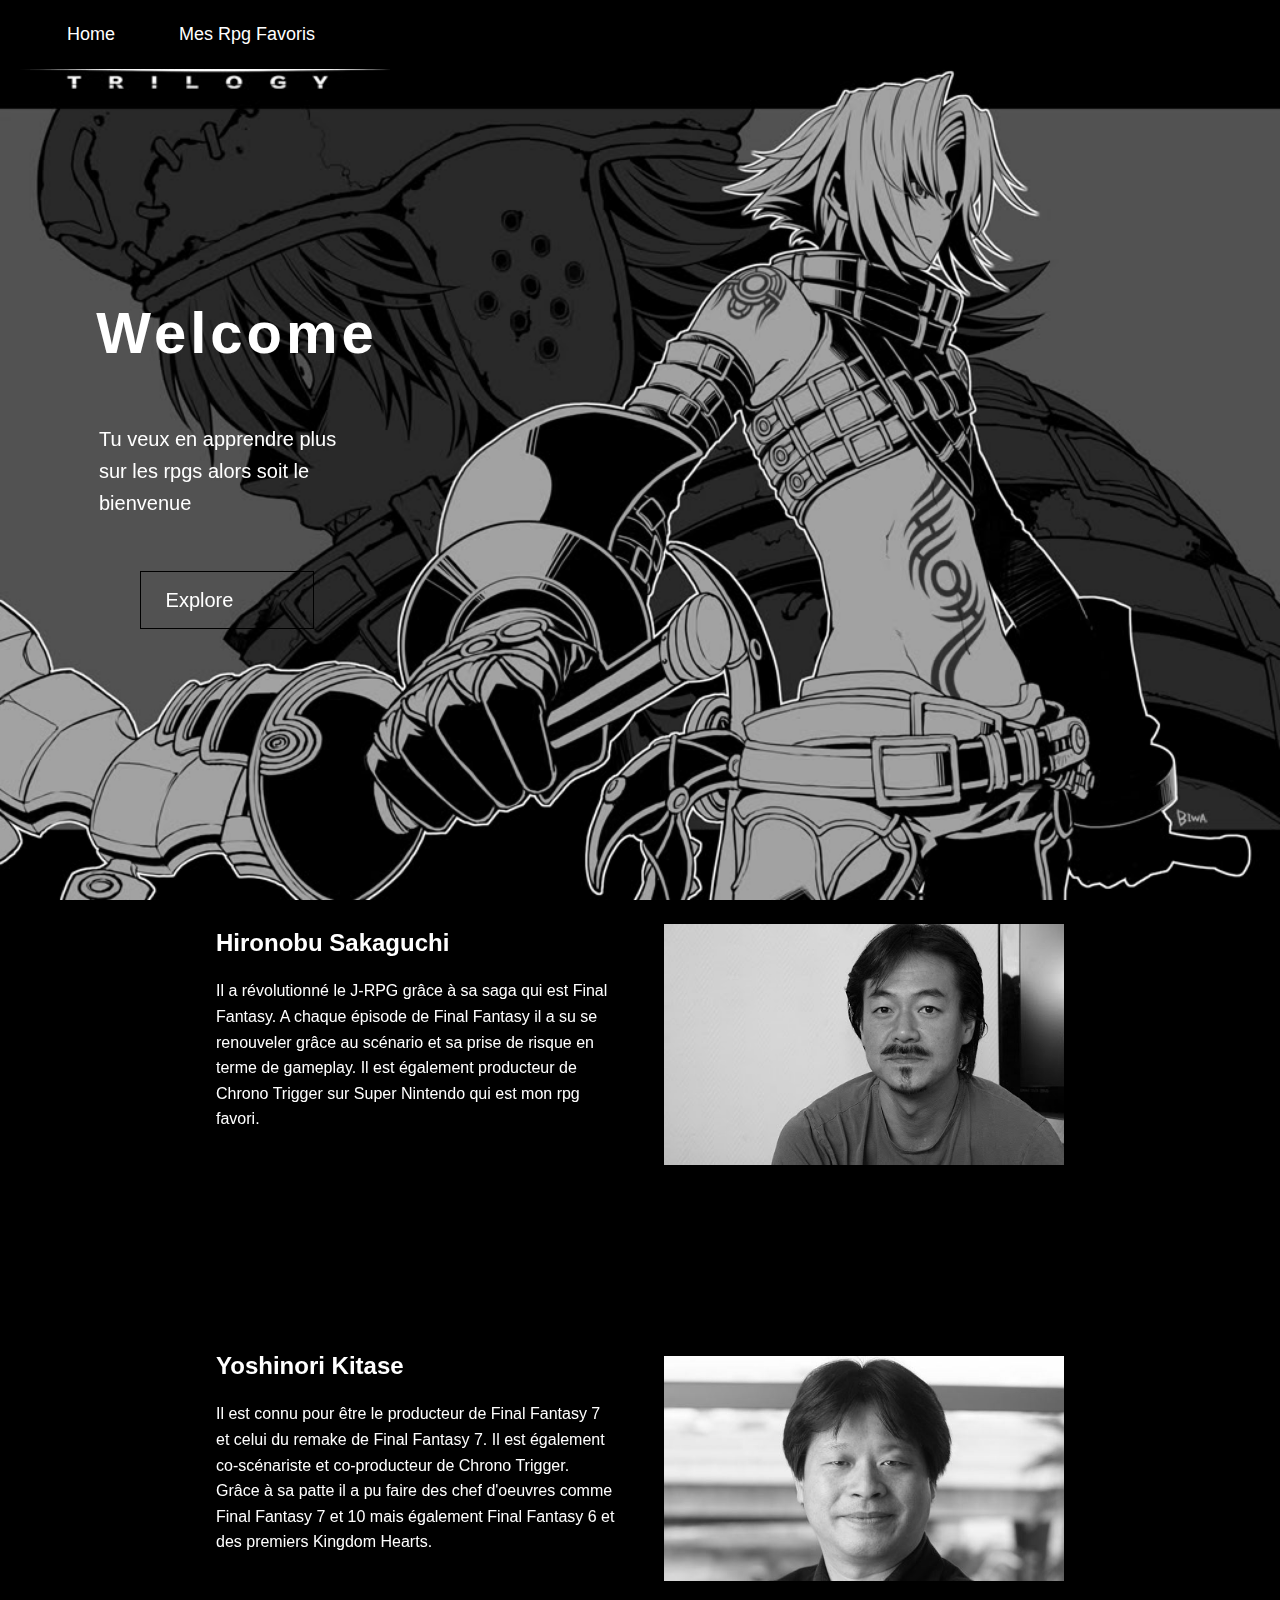
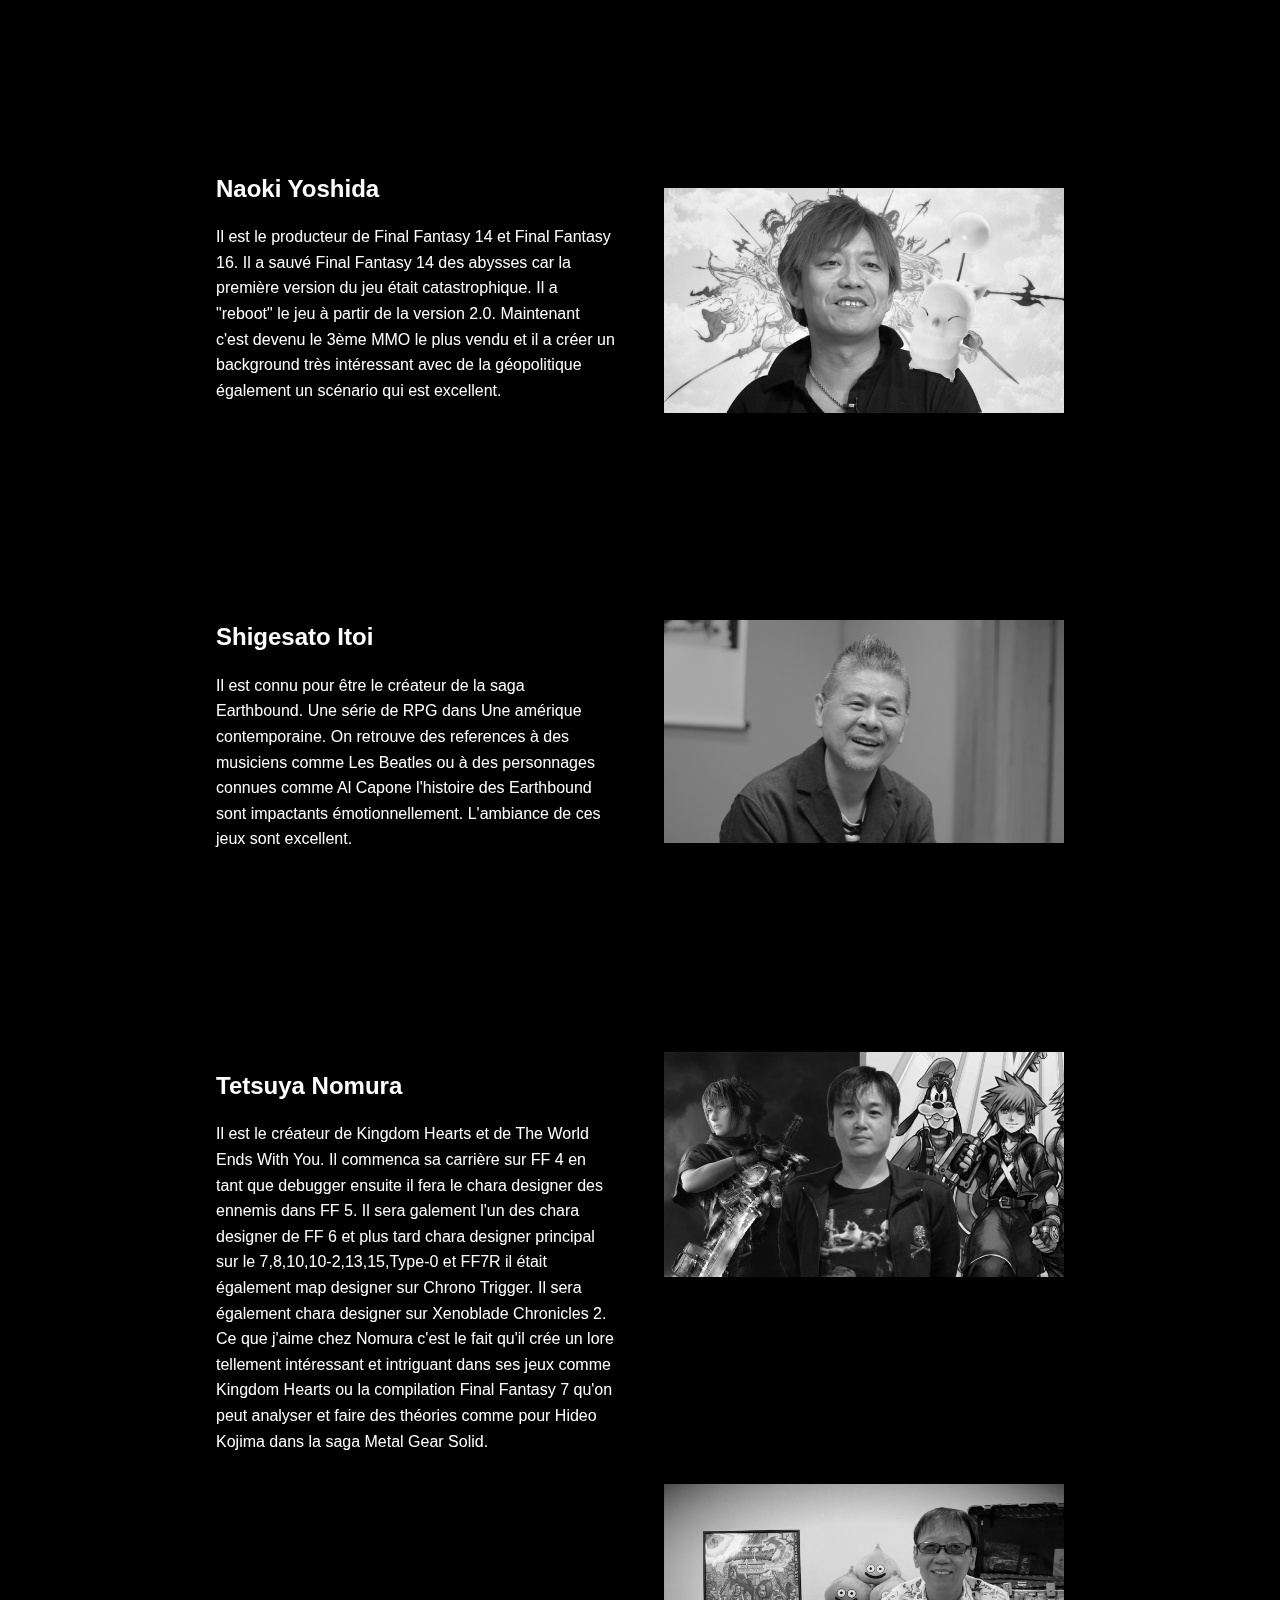
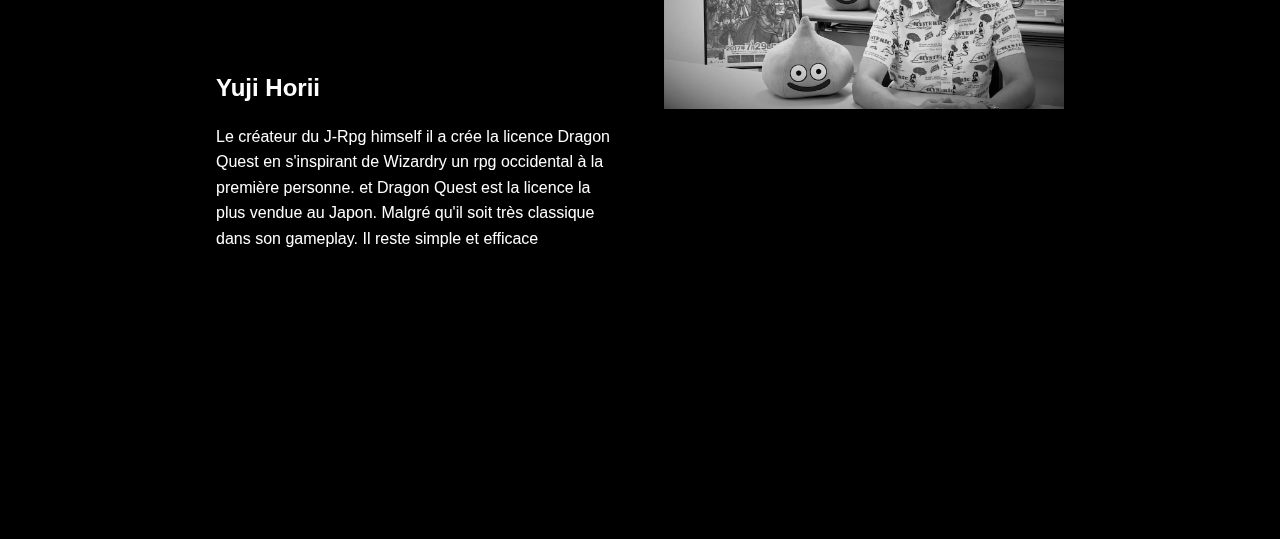
<file: index.html>
<!DOCTYPE html>
<html lang="en">
<head>
    <meta charset="UTF-8">
    <meta http-equiv="X-UA-Compatible" content="IE=edge">
    <meta name="viewport" content="width=device-width, initial-scale=1.0">
    <link rel="stylesheet" href="reset.css">
    <link rel="stylesheet" href="styles.css">
    <title>Document</title>
    <script src="script.js"></script>
    <script src="https://ajax.googleapis.com/ajax/libs/jquery/3.5.1/jquery.min.js"></script>

</head>
<body class="home">
    <script>
        $(window).scroll(function () {
            if ($(window).scrollTop() >= 50) {
            $('nav').css('background','black');
            } else {
            $('nav').css('background','transparent');
            }
            });

            // When the user scrolls the page, execute myFunction
window.onscroll = function() {myFunction()};

// Get the navbar
var navbar = document.getElementById("nav");

// Get the offset position of the navbar
var sticky = navbar.offsetTop;

// Add the sticky class to the navbar when you reach its scroll position. Remove "sticky" when you leave the scroll position
function myFunction() {
  if (window.pageYOffset >= sticky) {
    navbar.classList.add("nav")
  } else {
    navbar.classList.remove("nav");
  }
}
    </script>
    <!-- le menu -->
    <nav class="nav">
        <ul>
            <li><a href="index.html">Home</a></li>
            <li><a href="rpg.html">Mes Rpg Favoris </a></li>

        </ul>

    </nav>
    <header style="background-image: url('img/dot.jpg'); transition-timing-function : ease-in">
       


        <section class="infos">
            <h1>Welcome</h1>
            <p>Tu veux en apprendre plus sur les rpgs
            alors soit le bienvenue </p>
            <a href="rpg.html">Explore</a>
    
    
        </section>
        

    </header>
    
    
    
<main class="home-main">
    <!-- texte -->
    <div class="sec sec1">
        <section class="sec-in">
            <h2>Hironobu Sakaguchi</h2>
            <p> Il a révolutionné le J-RPG grâce à sa saga qui est Final Fantasy. A chaque épisode de Final Fantasy il a su se renouveler grâce 
                au scénario et sa prise de risque en terme de gameplay. Il est également producteur de Chrono Trigger sur Super Nintendo qui est mon
            rpg favori.   </p>

        </section>
        
        <section class="sec-in">
            <h2> Yoshinori Kitase </h2>
            <p> Il est connu pour être le producteur de Final Fantasy 7  et celui du remake de Final Fantasy 7. 
                Il est également co-scénariste et co-producteur de Chrono Trigger. Grâce à sa patte il a pu faire des chef d'oeuvres comme
            Final Fantasy 7 et 10 mais également Final Fantasy 6 et des premiers Kingdom Hearts.   </p>
        </section>
        <section class="sec-in">
            <h2>Naoki Yoshida </h2>
            <p> Il est le producteur de Final Fantasy 14 et Final Fantasy 16. Il a sauvé Final Fantasy 14 des abysses car la première version du jeu
                était catastrophique. Il a "reboot" le jeu à partir de la version 2.0. Maintenant c'est devenu le 3ème MMO le plus vendu et il a créer 
                un background très intéressant avec de la géopolitique également un scénario qui est excellent. 
            </p>

        </section>
        <section class="sec-in">
            <h2>Shigesato Itoi</h2>
            <p>Il est connu pour être le créateur de la saga Earthbound. Une série de RPG dans Une
                amérique contemporaine. On retrouve des references à des musiciens comme Les Beatles ou à des personnages connues comme Al Capone l'histoire
                des Earthbound sont impactants émotionnellement. L'ambiance de ces jeux sont excellent. 
                

            </p>

        </section>
        <section class="sec-in">
            <h2>Tetsuya Nomura</h2>
            <p> Il est le créateur de Kingdom Hearts et de The World Ends With You. Il commenca sa carrière sur FF 4 en tant 
                que debugger ensuite il fera le chara designer des ennemis dans FF 5. Il sera galement l'un des chara designer de FF 6 et plus tard
                chara designer principal sur le 7,8,10,10-2,13,15,Type-0 et FF7R il était également map designer sur Chrono Trigger. Il sera également
                chara designer sur Xenoblade Chronicles 2. Ce que j'aime chez Nomura c'est le fait qu'il crée un lore tellement intéressant et intriguant
                dans ses jeux comme Kingdom Hearts ou la compilation Final Fantasy 7 qu'on peut analyser et faire des théories comme pour Hideo Kojima
                dans la saga Metal Gear Solid.
            

            </p>

        </section>
       
        <section class="sec-in">
            <h2>Yuji Horii </h2>
            <p> Le créateur du J-Rpg himself il a crée la licence Dragon Quest en s'inspirant de Wizardry un rpg occidental à la première personne.
                et Dragon Quest est la licence la plus vendue au Japon. Malgré qu'il soit très classique dans son gameplay. Il reste simple et efficace
                
            </p>

        </section>
        
       

    </div>
    <!-- images -->
    <div class="sec sec2">
        <section class="sec-in">
            <div class="pic">
            <img src="img-producer/unnamed.jpg">

            </div>
            <div class="pic">
                <img src="img-producer/Kitase.jpg">


            </div>
    
                <div class="pic">
                    <img src="img-producer/yoshida.jpg">
        
                    </div>

                    <div class="pic">
                        <img src="img-producer/itoi.png">
                    </div>

                    <div class="pic">
                        <img src="img-producer/nomura.png">
                    </div>

                    <div class="pic">
                        <img src="img-producer/horii.jpg">
                    </div>
        </section>
    </div>
    

</main>
</body>
</html>
</file>
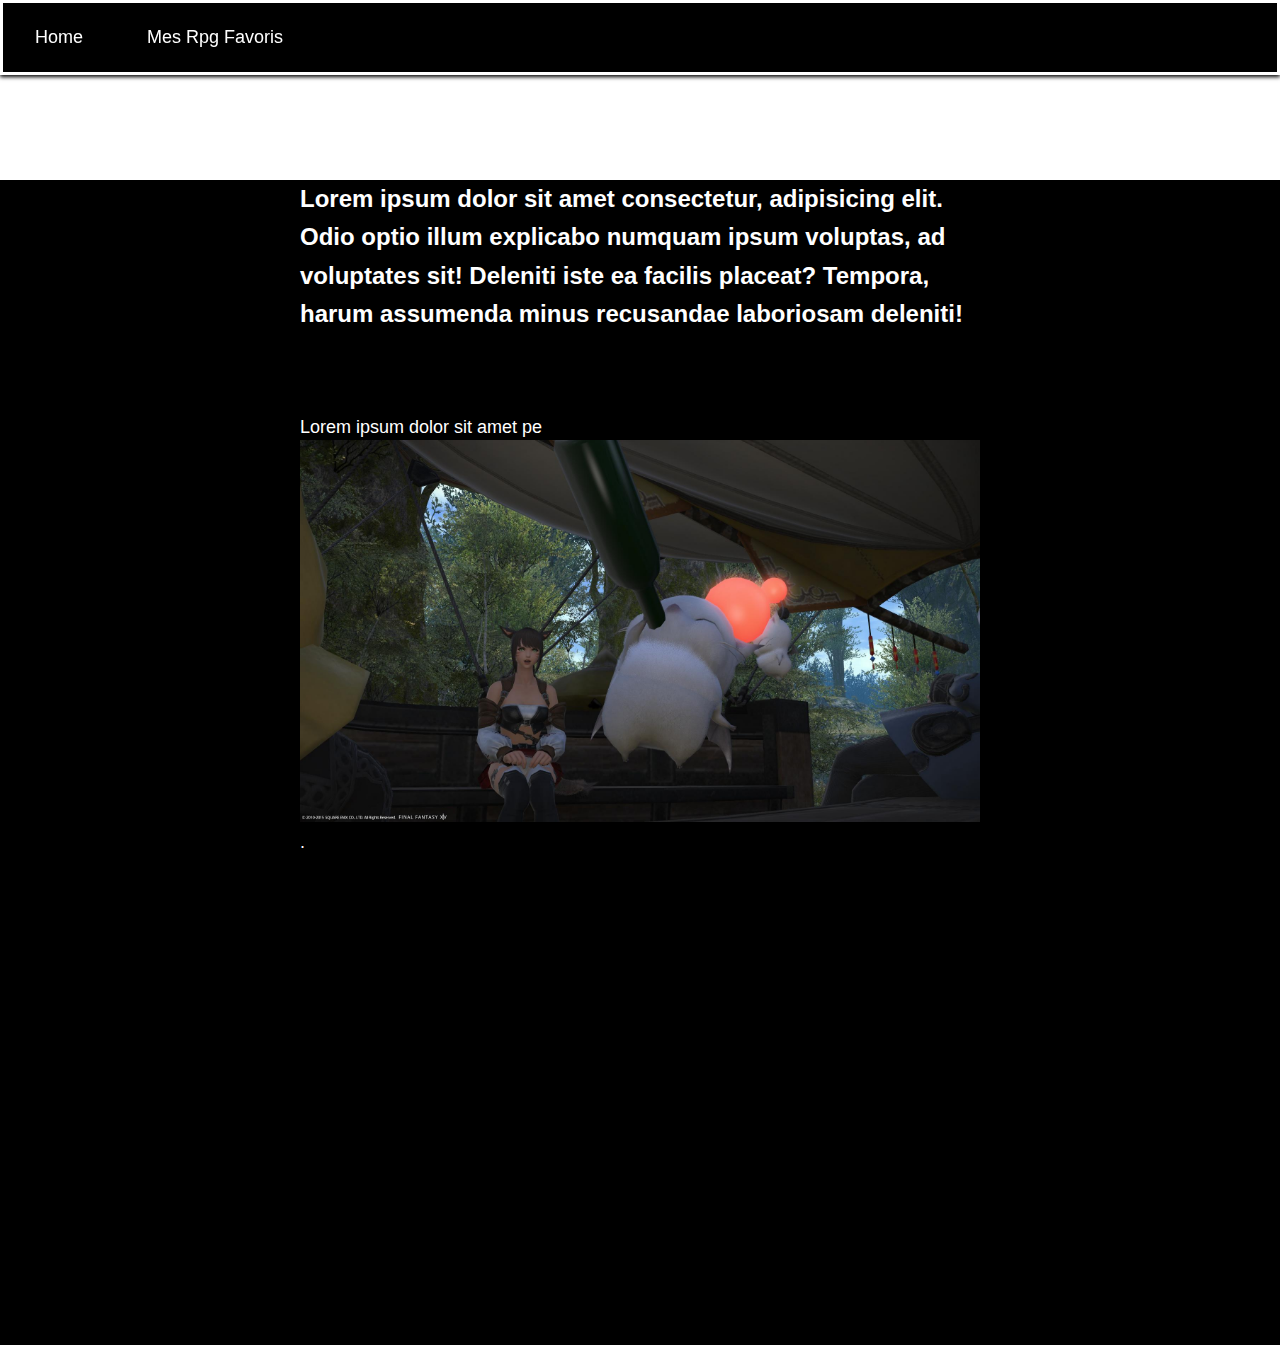
<file: blog.html>
<!DOCTYPE html>
<html lang="en">
<head>
    <meta charset="UTF-8">
    <meta http-equiv="X-UA-Compatible" content="IE=edge">
    <meta name="viewport" content="width=device-width, initial-scale=1.0">
    <link rel="stylesheet" href="rpg.css">
    <title>Document</title>
</head>
<body>
    <header>
        <nav class="nav">
            <ul class="blackbg">
                <li><a href="index.html">Home</a></li>
                <li><a href="rpg.html">Mes Rpg Favoris </a></li>
    
            </ul>
    
        </nav>
        </header>
        <article class="blog-article">
            <div class="title column">
                <h1>Lorem ipsum dolor sit amet consectetur, adipisicing elit. Odio optio illum explicabo numquam ipsum voluptas, ad voluptates sit! Deleniti iste ea facilis placeat? Tempora, harum assumenda minus recusandae laboriosam deleniti!</h1>
                <div class="intro">
                    Lorem ipsum dolor sit amet, consectetur adipisicing elit. Quod, suscipit sed cum exercitationem magnam placeat dignissimos vitae necessitatibus illo. Quidem consectetur error, quod incidunt aperiam ex facilis molestiae obcaecati officia.
                    <div class="title-container">
                            <div class="paragraph">
                                <p id="pp">Lorem ipsum dolor sit amet pe<img class="pic"src="img/mog.jpeg"> .</p>
                                <div class="ytb">
                                     <div style="width:100%;height:100%">
                                         <div style="width:100%;height:100%">
                                            <iframe width="560" height="315" src="https://www.youtube.com/embed/ofG5yV0Zqng" title="YouTube video player" frameborder="0" allow="accelerometer; autoplay; clipboard-write; encrypted-media; gyroscope; picture-in-picture" allowfullscreen></iframe>
                                         </div>
                                     </div>
                                </div>
                            </div>
                            
                        </div>
                    </div>
                </div>
            </div>
        </article>
</body>
</html>
</file>
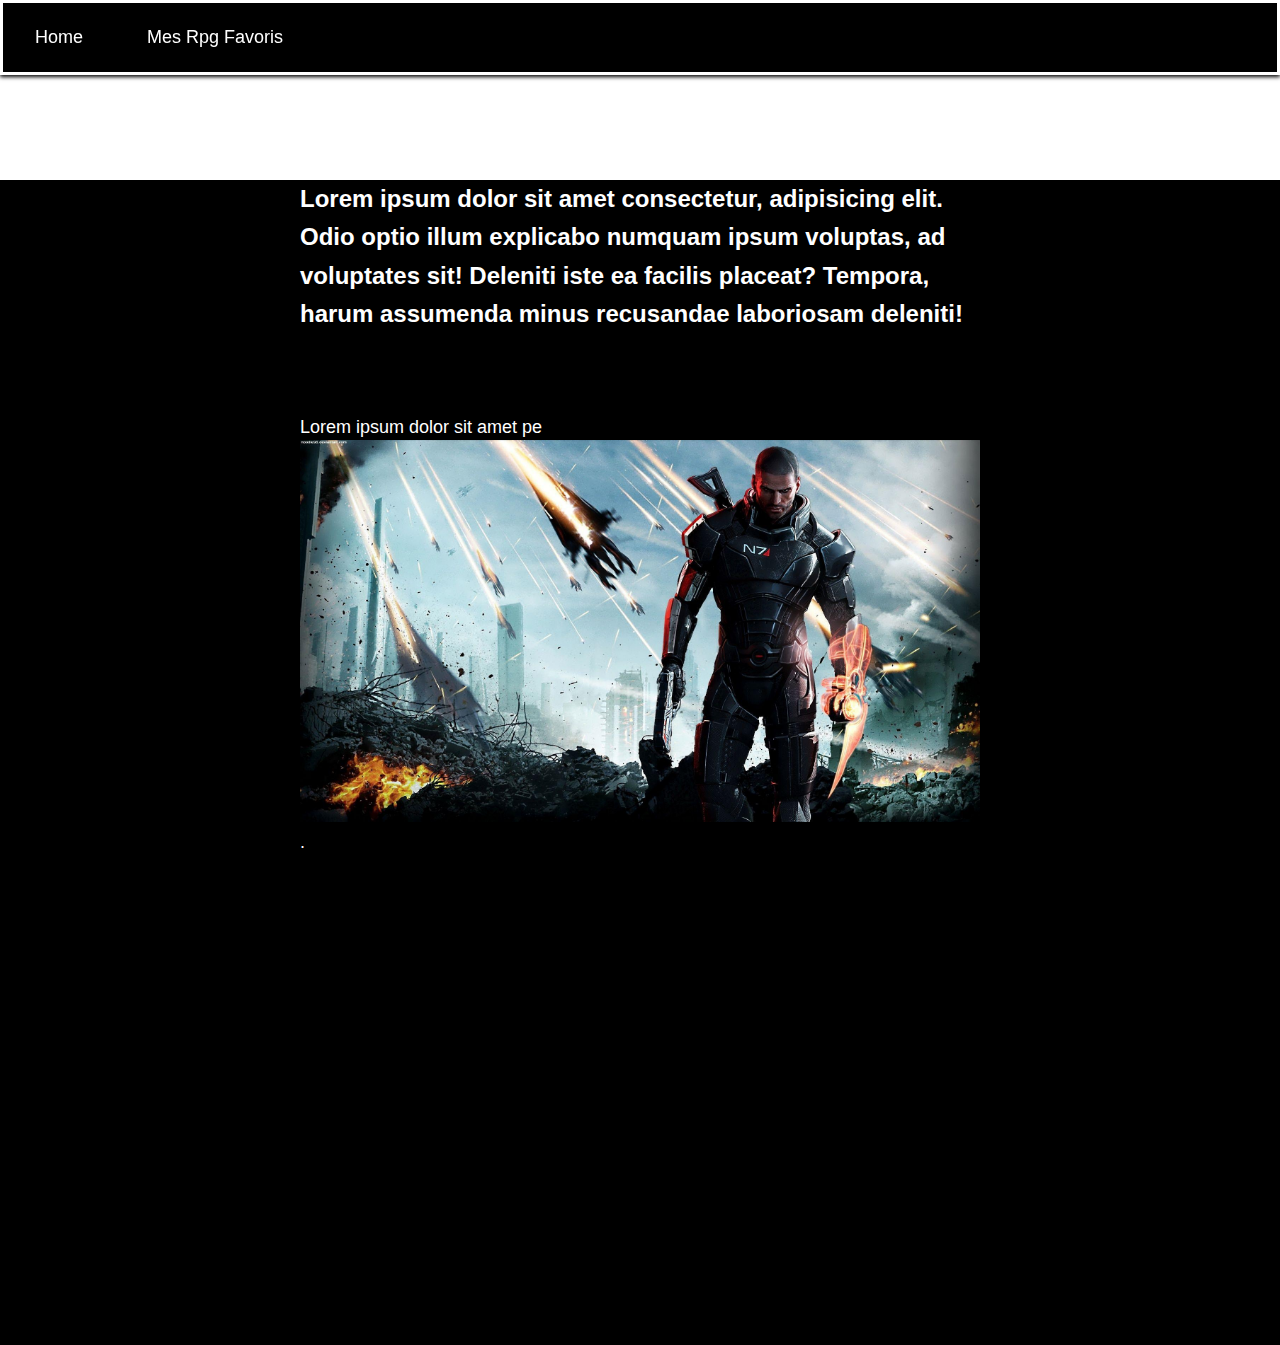
<file: blog2.html>
<!DOCTYPE html>
<html lang="en">
<head>
    <meta charset="UTF-8">
    <meta http-equiv="X-UA-Compatible" content="IE=edge">
    <meta name="viewport" content="width=device-width, initial-scale=1.0">
    <link rel="stylesheet" href="rpg.css">
    <title>Document</title>
</head>
<body>
    <header>
        <nav class="nav">
            <ul class="blackbg">
                <li><a href="index.html">Home</a></li>
                <li><a href="rpg.html">Mes Rpg Favoris </a></li>
    
            </ul>
    
        </nav>
        </header>
        <article class="blog-article">
            <div class="title column">
                <h1>Lorem ipsum dolor sit amet consectetur, adipisicing elit. Odio optio illum explicabo numquam ipsum voluptas, ad voluptates sit! Deleniti iste ea facilis placeat? Tempora, harum assumenda minus recusandae laboriosam deleniti!</h1>
                <div class="intro">
                    Lorem ipsum dolor sit amet, consectetur adipisicing elit. Quod, suscipit sed cum exercitationem magnam placeat dignissimos vitae necessitatibus illo. Quidem consectetur error, quod incidunt aperiam ex facilis molestiae obcaecati officia.
                    <div class="title-container">
                            <div class="paragraph">
                                <p id="pp">Lorem ipsum dolor sit amet pe<img class="pic"src="img/mass.jpg"> .</p>
                                <div class="ytb">
                                     <div style="width:100%;height:100%">
                                         <div style="width:100%;height:100%">
                                            <iframe width="560" height="315" src="https://www.youtube.com/watch?v=MFX594xk4A4" title="YouTube video player" frameborder="0" allow="accelerometer; autoplay; clipboard-write; encrypted-media; gyroscope; picture-in-picture" allowfullscreen></iframe>
                                         </div>
                                     </div>
                                </div>
                            </div>
                            
                        </div>
                    </div>
                </div>
            </div>
        </article>
</body>
</html>
</file>
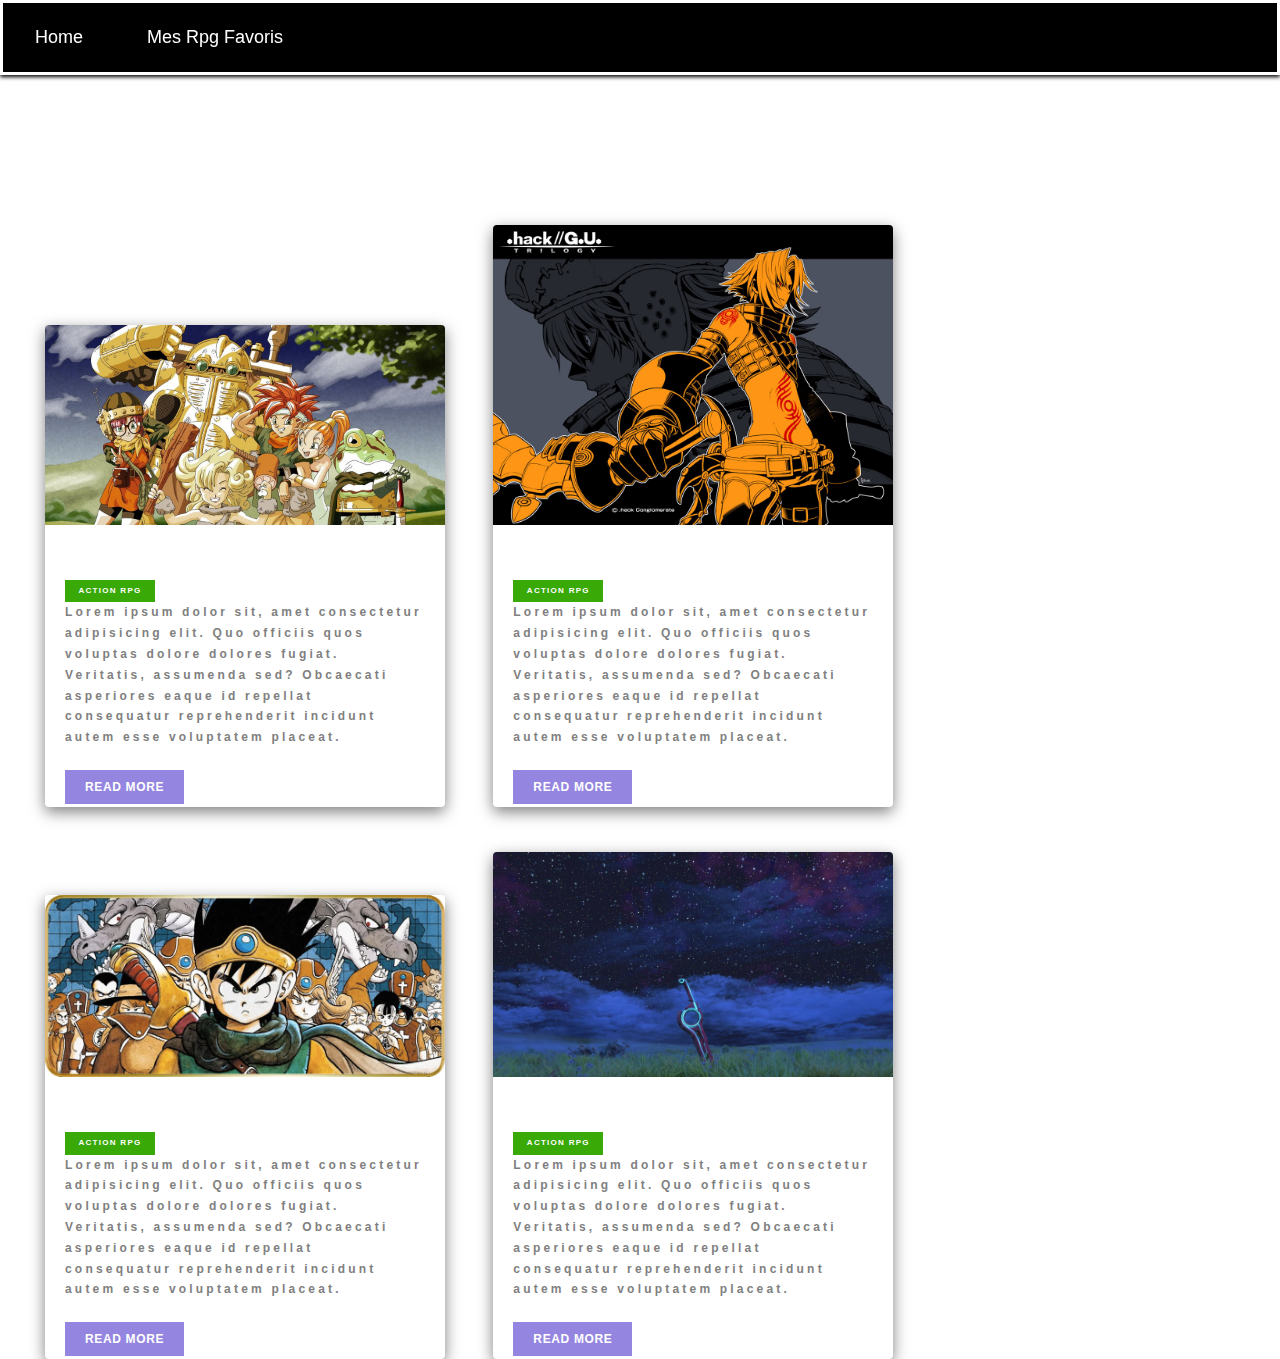
<file: rpg.html>
<!DOCTYPE html>
<html lang="en">
<head>
    <meta charset="UTF-8">
    <meta http-equiv="X-UA-Compatible" content="IE=edge">
    <meta name="viewport" content="width=device-width, initial-scale=1.0">
    <link rel="stylesheet" href="rpg.css">
    <title>Document</title>
</head>
<body>
    <header>
        <nav class="nav">
            <ul class="blackbg">
                <li><a href="index.html">Home</a></li>
                <li><a href="rpg.html">Mes Rpg Favoris </a></li>
    
            </ul>
    
        </nav>
    </header>
<div class="container">
    <div class="img-container">
        <img src="img/chrono2.jpg">
    </div>
        <div class="textinside">
            <h1>ff</h1>
            <h2>action rpg</h2>
            <p class="news">Lorem ipsum dolor sit, amet consectetur adipisicing elit. Quo officiis quos voluptas dolore dolores fugiat. Veritatis, assumenda sed? Obcaecati asperiores eaque id repellat consequatur reprehenderit incidunt autem esse voluptatem placeat.</p>
              <a href="blog.html" class="btn">Read More </a>
        </div>

</div>
<div class="container">
    <div class="img-container">
        <img src="img/dot.jpg">
    </div>
        <div class="textinside">
            <h1>ff14</h1>
            <h2>action rpg</h2>
            <p class="news">Lorem ipsum dolor sit, amet consectetur adipisicing elit. Quo officiis quos voluptas dolore dolores fugiat. Veritatis, assumenda sed? Obcaecati asperiores eaque id repellat consequatur reprehenderit incidunt autem esse voluptatem placeat.</p>
              <a href="blog2.html" class="btn">Read More </a>
                </div>
</div>
<div class="container">
    <div class="img-container">
        <img src="img/dq3.jpg">
    </div>

        <div class="textinside">
            <h1>ff7</h1>
            <h2>action rpg</h2>
            <p class="news">Lorem ipsum dolor sit, amet consectetur adipisicing elit. Quo officiis quos voluptas dolore dolores fugiat. Veritatis, assumenda sed? Obcaecati asperiores eaque id repellat consequatur reprehenderit incidunt autem esse voluptatem placeat.</p>
              <a href="blog3.html" class="btn">Read More </a>
        </div>
</div>

<div class="container">
    <div class="img-container">
        <img src="img/xenoblade.jpg">
    </div>

        <div class="textinside">
            <h1>ff7</h1>
            <h2>action rpg</h2>
            <p class="news">Lorem ipsum dolor sit, amet consectetur adipisicing elit. Quo officiis quos voluptas dolore dolores fugiat. Veritatis, assumenda sed? Obcaecati asperiores eaque id repellat consequatur reprehenderit incidunt autem esse voluptatem placeat.</p>
              <a href="blog4.html" class="btn">Read More </a>
        </div>
</div>
  


    
    
</body>
</html>
</file>
<file: styles.css>
html{
  display: block;
}
body {
  font-family: Arial, Helvetica, sans-serif;
  font-size: 12px;
  line-height: 1.6;
}
body.home{
 background-color:black;
}
/*
le menu et la page d'accueil
*/
header{
    width:100%;
    height: 100vh;
    z-index: -200;
    filter: grayscale(100%);
    background-size: cover;
    transition: background-image 0.5s ease-in-out;

}

.nav {
  width: 100%;
  display: flex;
  flex-direction: row;
  color:white;
  position: fixed;
  top:0;
  z-index: 999;
  background-color: black;
}
nav ul {
  width: 40%;
  display: flex;
  flex-direction: row;
  margin-left: 35px;
  list-style-type: none;
}
nav ul li {
  padding: 20px 32px;
  display: flex;
  flex-direction: column;
}
nav ul li a {
  color: white;
  text-decoration: none;
  font-size: 18px;
  justify-content: center;
  align-items: center;

}

.infos{
  width: 20%;
  height:100vh;
  display: flex;
  flex-direction:column;
  align-items: center;
  justify-content: center;
  color: white;
  margin-left:99px;
  font-size: 20px;
  font-weight: 400;



}
.infos h1 {
  font-size: 58px;
  font-weight: 800;
  margin-bottom:24px;
  padding-left: 20px;
  margin-top: 48px;
  letter-spacing: 4px;

}
.infos a {
  width: 30%;
  text-align: center;
  color:white;
  padding-top: 12px;
  padding-right: 75px;
  padding-bottom: 12px;
  padding-left: 20px;
  border: 1px solid black;
  text-decoration: none;
  margin: 32px 0;
  transition: color 0.2s ease-in-out background-color 0.2s ease-in-out, border 0.2s 
  ease-in-out, font-weight 0.2s ease-in-out;
}

p {
  display: block;
  margin-block-start: 1em;
  margin-block-end: 1em;
  margin-inline-start: 0px;
  margin-inline-end: 0px;


}

main {
  display: flex;
  flex-direction: row;
  width: 70%;
  margin: auto;

}

.sec1,.sec2 {
  width:calc(50%-48px);
  padding: 24px;
  display: flex;
  flex-direction: column;
  
}

.sec h1{
  font-size:32px;
  font-weight: 800;
  color: black;
  margin-bottom: 18px;
}

.sec h2{
  color:white;
}
h2{
  font-size: 24px;
  font-weight: 600;
  margin-bottom: 12px;
}
.sec p{
  font-size: 16px;
  color:white;
}
.sec-in {
  margin-bottom: 199px;
}

.sec {
  width: 70%;
  filter: grayscale();
  transition: filter 0.3s ease-in-out;
}

.pic {
  overflow: hidden;
  height: 250px;
  width: 100%;
  margin-bottom: 182px;
}
.pic img {
  width: 100%;
}
.img-container img{
  width: 100%;
  height: auto;
overflow: hidden;
}
</file>
<file: rpg.css>
*{
      margin: 0;
      padding:0;
  }
  body {
    font-family: Arial, Helvetica, sans-serif;
    font-size: 12px;
    line-height: 1.6;
    margin: 0;
  }
header{
    width:100%;
    height: 20vh;
    z-index: -200;
    transition: background-image 0.5s ease-in-out;

}


 .nav {
  width: 100%;
  display: flex;
  flex-direction: row;
  color:white;
  position: fixed;
  z-index: 999;

}
nav ul {
  width: 100%;
  display: flex;
  flex-direction: row;
  list-style-type: none;
  background-color: black;
  border-style: solid;
  box-shadow: 0 2px 4px 0 rgba(0,0,0,2);

}
nav ul li {
  padding: 20px 32px;
  display: flex;
  flex-direction: column;
  
}
nav ul li a {
  color: white;
  text-decoration: none;
  font-size: 18px;
  justify-content: center;
  align-items: center;


}

.img-container img{
    max-width: 100%;
    height: auto;
    border-radius: 4px 4px 0px 0px;



}
.container{
    width: 400px;
    border-radius: 4px;
    box-shadow: 0px 5px 15px rgba(0, 0, 0,0.5);
    margin-top: 45px;
    margin-left: 45px;
    display:inline-block;
;

  
}
.textinside{
    padding:10px 20px;
    
}
h1{
    font-size: 24px;
    color: white;
}
h2{
    background: #39a908;
    width: 80px;
    font-size: 8px;
    padding:5px;
    color:white;
    text-align: center;
    letter-spacing: 0.08rem;
    text-transform: uppercase;
    font-weight: 700;
}
.news {
    color:grey;
    font-weight: 700;
    font-size: 12px;
    letter-spacing: 0.2rem;
    line-height: 1.3rem;
    margin-bottom: 30px;
}

.btn{
    background: #9486e0;
    color:white;
    font-size: 12px;
    padding:10px 20px;
    letter-spacing: 0.04rem;
    text-transform: uppercase;
    text-decoration: none;
    font-weight: 700;
}
.btn:hover{
    background: yellowgreen;

}

.modal-container{
  background-color: transparent;
  display: flex;
  align-items: center;
  justify-content: center;
  min-height: 100vh;
  margin: 0;
  position:fixed;
  pointer-events: none;
  top:0;
  left: 0;
  height: 100vh;
  width: 100vw;
}

.blog-article{
  background-image: initial;
  min-height: 100vh;
  background:black;
  width: 100%;
  padding-bottom:24px ;
}
.blog-article .column{
  position:relative;
  width: 680px;
  margin-left: auto;
  margin-right: auto;

}
.title-container{
  padding-top:24px;
  margin-bottom: 46px;
}
.title-container .intro{
  color:black;
}
.title-container .intro{
  font-size: 18px;
   line-height: 24px;
   font-family: italic;
   margin-bottom: 30px;
}
.paragraph{
  font-size: 18px;
  line-height:26px;
  margin-bottom: 30px;
  color:white;

}
#pp{
  display: block;
  margin-block-start: 1em;
  margin-block-end: 1em;
  margin-inline-start: 0px;
  margin-inline-end:0px;

}
.paragraph #pp{
  margin-bottom: 15px;
}
.ytb{
  margin-bottom:70px;
  height: 381px;

}
.pic {
  width:100%;
  height: auto;
}
</file>
